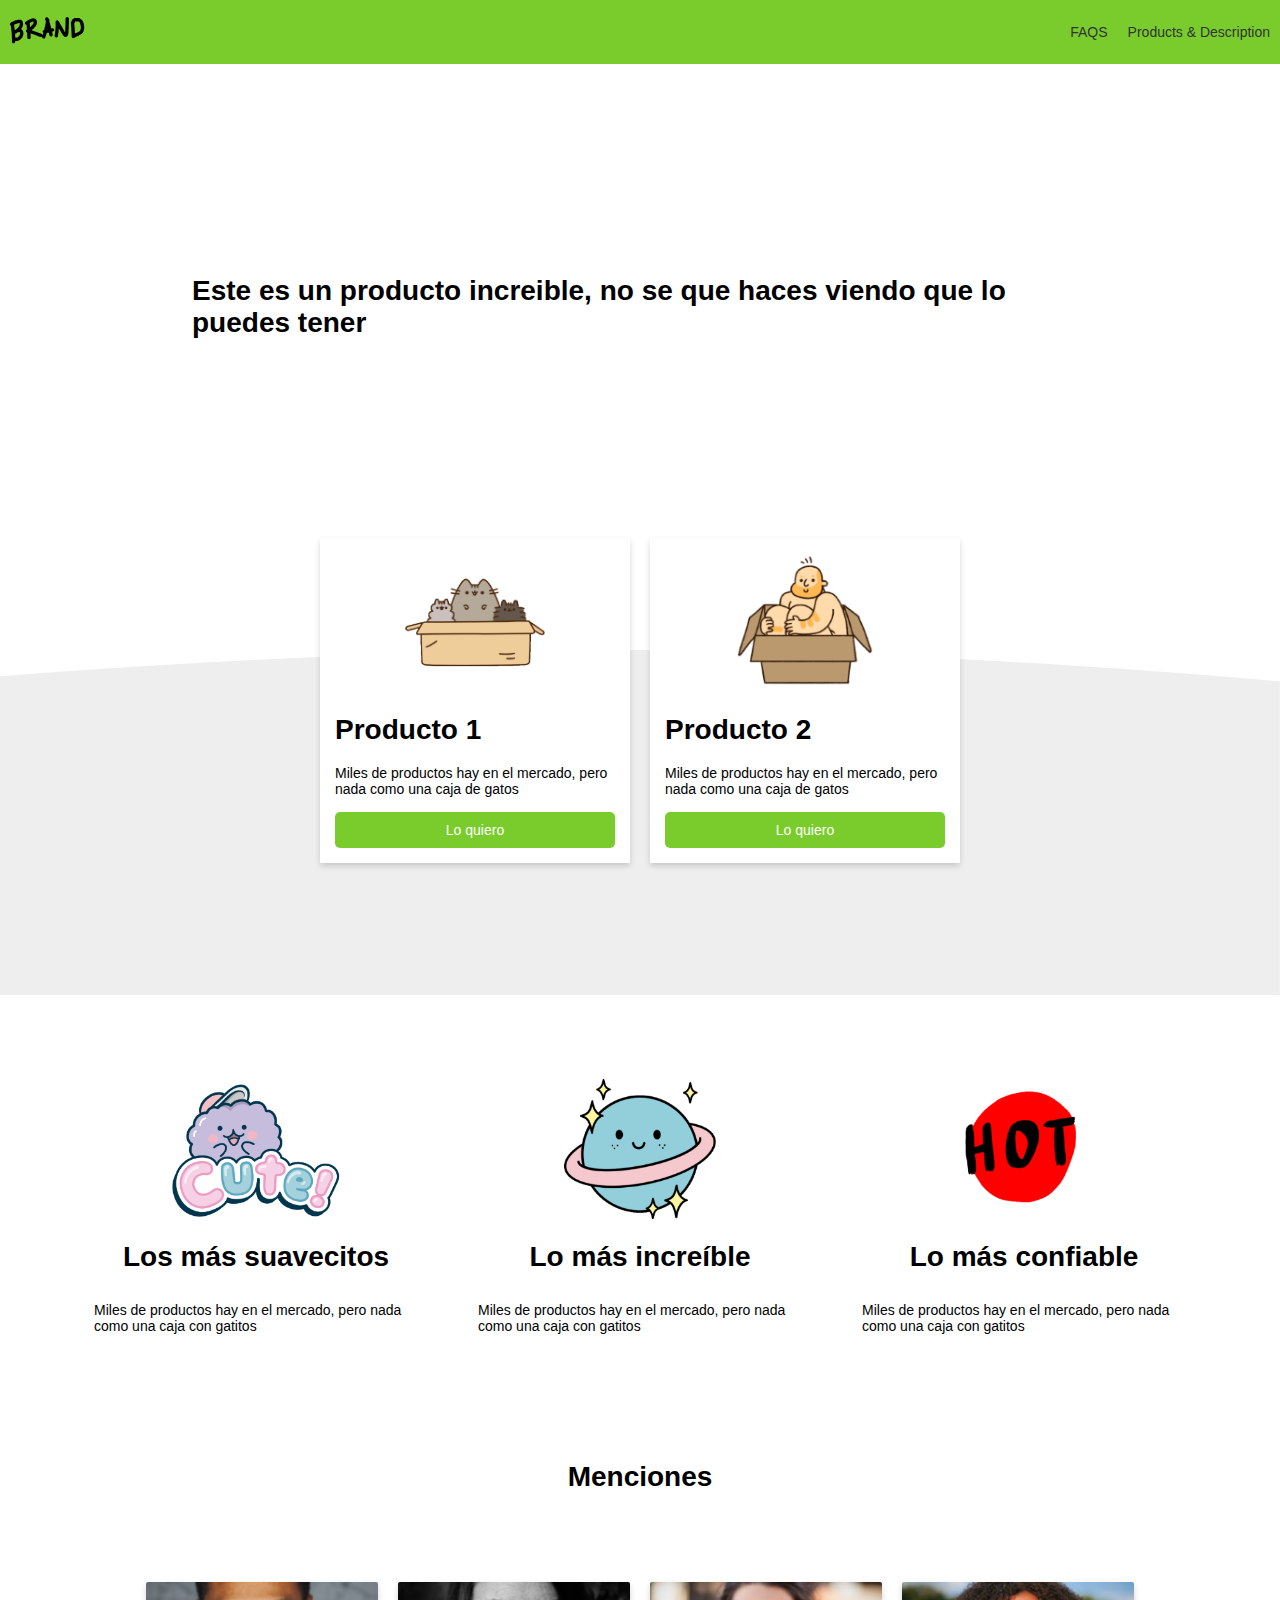
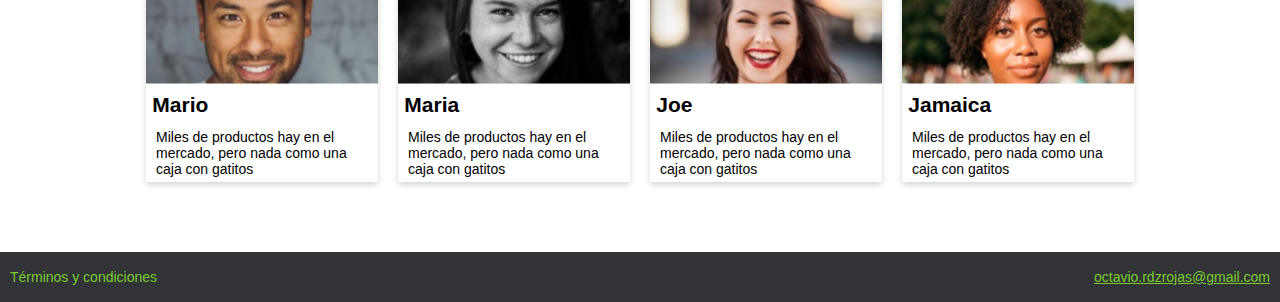
<file: index.html>
<!DOCTYPE html>
<html lang="en">

<head>
    <meta charset="UTF-8">
    <meta name="viewport" content="width=device-width, initial-scale=1.0">
    <!-- <link rel="stylesheet" href="https://stackpath.bootstrapcdn.com/bootstrap/4.4.1/css/bootstrap.min.css" integrity="sha384-Vkoo8x4CGsO3+Hhxv8T/Q5PaXtkKtu6ug5TOeNV6gBiFeWPGFN9MuhOf23Q9Ifjh" crossorigin="anonymous"> -->
    <link rel="stylesheet" href="css/normalize.css">
    <link rel="stylesheet" href="css/estilos.css">
    <link rel="stylesheet" href="css/mobile.css">
    <link rel="stylesheet" href="css/animation.css">
    <title>BRAND 📦</title>
</head>

<body>
    <!-- Aqui empieza el nav bar -->

    <nav class="fadeInDown">
        <div class="brand-image">
            <a href="index.html">
                <img src="images/logo.png" alt="">
            </a>
        </div>

        <div class="nav-options">
            <ul>
                <li><a href="#">FAQS</a></li>
                <li><a href="producto.html">Products & Description</a></li>

            </ul>
        </div>

    </nav><!-- Aqui termina el nav bar -->

    <div class="main-section fadeIn">
        <!-- Aqui empieza el main seccion -->
        <h1>
            Este es un producto increible, no se que haces viendo que lo puedes tener
        </h1>

    </div> <!-- Aqui termina el main seccion -->

    <div class="products fadeInUp">
        <div class="product">
            <div class="content">
                <div class="image-wrapper">
                    <img src="images/box2.png" alt="">
                </div>
                <h1>Producto 1</h1>
                <p>Miles de productos hay en el mercado, pero nada como una caja de gatos</p>
                <a href="venta.html">
                    <button href="venta.html" class="main-button">
                        Lo quiero
                    </button>
                </a>
            </div>
        </div>
        <div class="product">
            <div class="content">
                <div class="image-wrapper">
                    <img src="images/box1.png" alt="">
                </div>
                <h1>Producto 2</h1>
                <p>Miles de productos hay en el mercado, pero nada como una caja de gatos</p>
                <a href="venta.html">
                    <button href="venta.html" class="main-button">
                        Lo quiero
                    </button>
                </a>
            </div>
        </div>

    </div>
    <!--       -->
    <div class="descriptions fadeInUp">
        <div class="description-tarjet">
            <div class="tarjet-content">
                <div class="image-wrapper">
                    <img src="images/b1.png" alt="">
                </div>
                <h1>Los más suavecitos</h1>
                <p>Miles de productos hay en el mercado, pero nada como una caja con gatitos</p>

            </div>
        </div>
        <div class="description-tarjet">
            <div class="tarjet-content">
                <div class="image-wrapper">
                    <img src="images/b2.png" alt="">
                </div>
                <h1>Lo más increíble</h1>
                <p>Miles de productos hay en el mercado, pero nada como una caja con gatitos</p>

            </div>
        </div>
        <div class="description-tarjet">
            <div class="tarjet-content">
                <div class="image-wrapper">
                    <img src="images/b3.png" alt="">
                </div>
                <h1>Lo más confiable</h1>
                <p>Miles de productos hay en el mercado, pero nada como una caja con gatitos</p>

            </div>
        </div>


    </div>
    <!--  -->
    <div class="main-menciones fadeInUp">
        <h1>Menciones</h1>
        <div class="menciones">
            <div class="mention-tarjet">
                <div class="img-wrapper">
                    <img src="images/p1.png" alt="">
                </div>
                <h2>Mario</h2>
                <p>Miles de productos hay en el mercado, pero nada como una caja con gatitos</p>
            </div>
            <div class="mention-tarjet">
                <div class="img-wrapper">
                    <img src="images/p2.png" alt="">
                </div>
                <h2>Maria</h2>
                <p>Miles de productos hay en el mercado, pero nada como una caja con gatitos</p>
            </div>
            <div class="mention-tarjet">
                <div class="img-wrapper">
                    <img src="images/p3.png" alt="">
                </div>
                <h2>Joe</h2>
                <p>Miles de productos hay en el mercado, pero nada como una caja con gatitos</p>
            </div>
            <div class="mention-tarjet">
                <div class="img-wrapper">
                    <img src="images/p4.png" alt="">
                </div>
                <h2>Jamaica</h2>
                <p>Miles de productos hay en el mercado, pero nada como una caja con gatitos</p>
            </div>
        </div>
    </div>
    <!--  -->
    <footer class="footer fadeInUp">
        <p>Términos y condiciones</p>
        <a href="mailto:octavio.rdzrojas@gmail.com">
            <p>octavio.rdzrojas@gmail.com</p>

        </a>
    </footer>
</body>

</html>
</file>
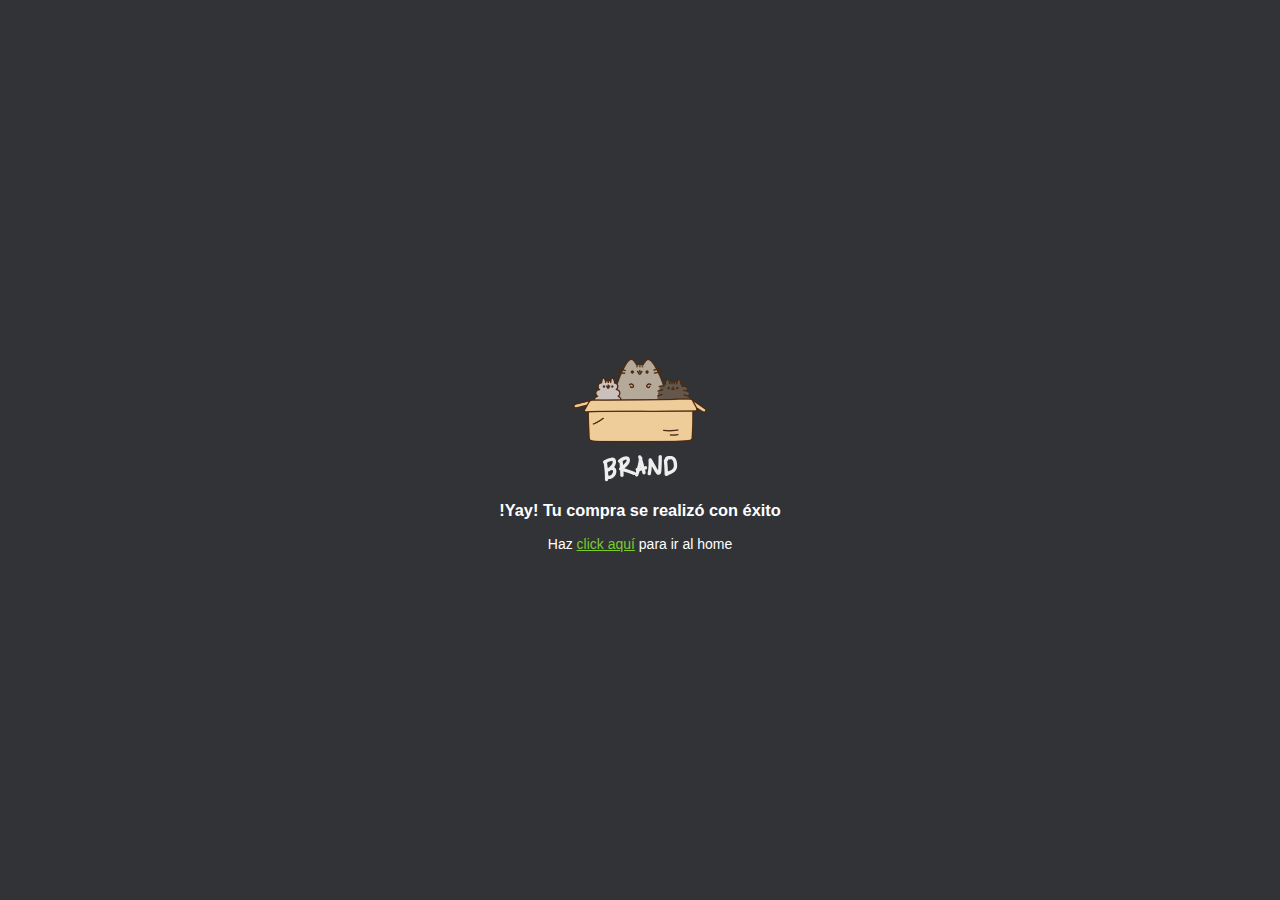
<file: exito.html>
<!DOCTYPE html>
<html lang="es">

<head>
    <meta charset="UTF-8">
    <meta name="viewport" content="width=device-width, initial-scale=1.0">
    <title>Éxito</title>
    <link rel="stylesheet" href="css/normalize.css">
    <link rel="stylesheet" href="css/estilos.css">
    <link rel="stylesheet" href="css/animation.css">
    <link rel="stylesheet" href="css/paypal.css">
</head>

<body>
    <div class="content-paypal">
        <img src="images/box_brand.png" alt="">
        <h3>!Yay! Tu compra se realizó con éxito</h3>
        <p>Haz <a href="index.html">click aquí</a> para ir al home</p>
    </div>

</body>

</html>
</file>
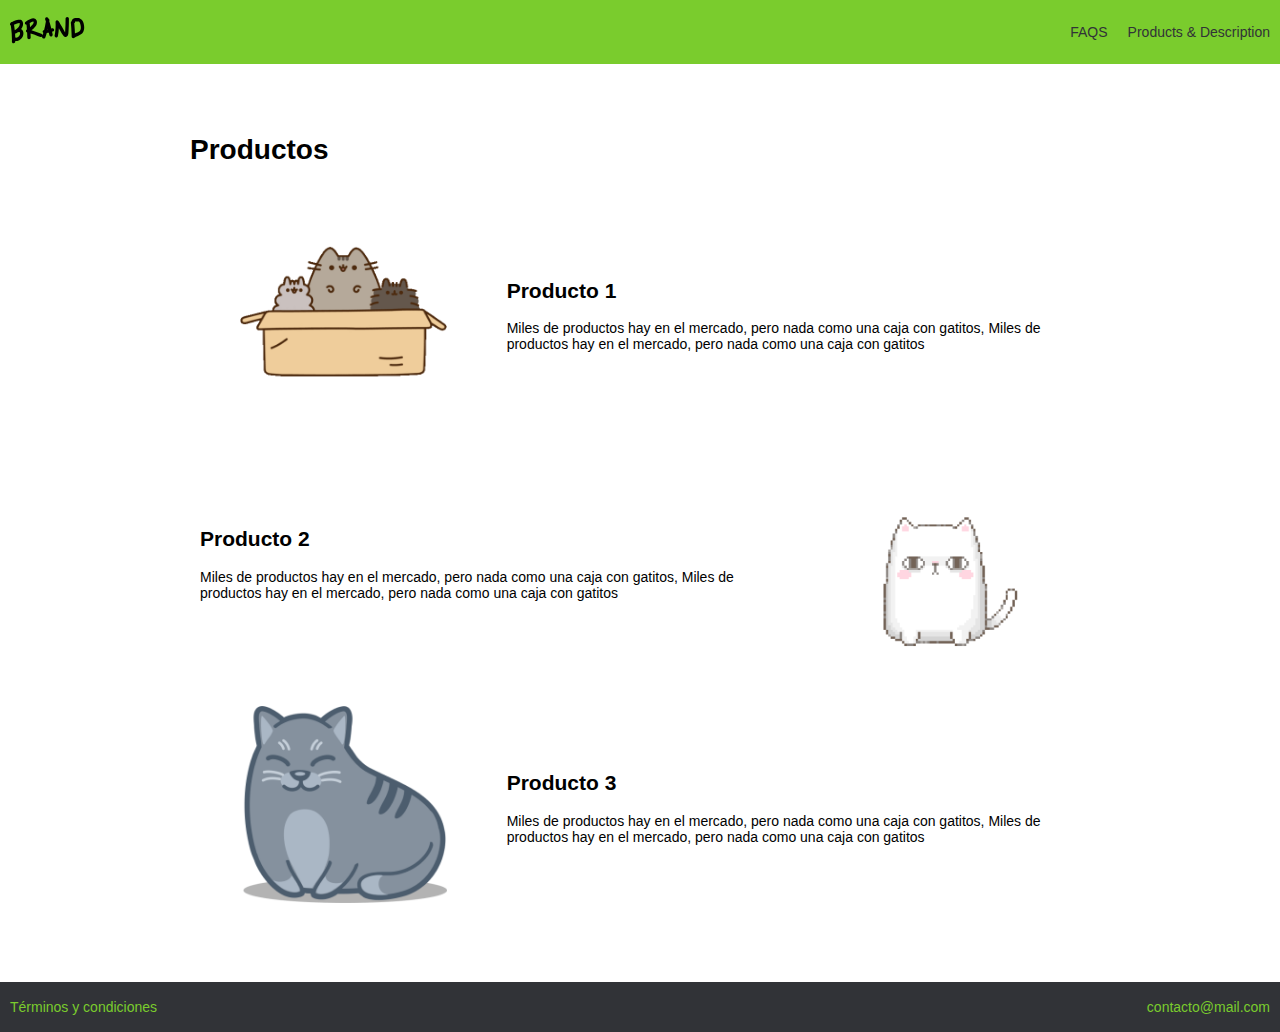
<file: producto.html>
<!DOCTYPE html>
<html lang="en">

<head>
    <meta charset="UTF-8">
    <meta name="viewport" content="width=device-width, initial-scale=1.0">
    <!-- <link rel="stylesheet" href="https://stackpath.bootstrapcdn.com/bootstrap/4.4.1/css/bootstrap.min.css" integrity="sha384-Vkoo8x4CGsO3+Hhxv8T/Q5PaXtkKtu6ug5TOeNV6gBiFeWPGFN9MuhOf23Q9Ifjh" crossorigin="anonymous"> -->
    <link rel="stylesheet" href="css/normalize.css">
    <link rel="stylesheet" href="css/estilos.css">
    <link rel="stylesheet" href="css/mobile.css">
    <link rel="stylesheet" href="css/animation.css">
    <link rel="stylesheet" href="css/grid.css">
    <title>BRAND 📦Producto</title>
</head>

<body>
    <!-- Aqui empieza el nav bar -->
    <nav class="fadeInDown">
        <div class="brand-image">
            <a href="index.html">
                <img src="images/logo.png" alt="">
            </a>
        </div>

        <div class="nav-options">
            <ul>
                <li><a href="#">FAQS</a></li>
                <li><a href="#">Products & Description</a></li>

            </ul>
        </div>

    </nav>
    <!-- Aqui termina el nav bar -->

    <div class="container">
        <h1>Productos</h1>
        <div class="row">

            <div class="col-4">
                <figure>

                    <img src="images/ben1.png" alt="">
                </figure>
            </div>
            <div class="col-8">
                <span>
                    <h2>Producto 1</h2>
                    <p>Miles de productos hay en el mercado, pero nada como una caja con gatitos, Miles de productos hay
                        en el mercado, pero nada como una caja con gatitos</p>
                </span>
            </div>

        </div>
        <div class="row">
            <div class="col-8">
                <span>
                    <h2>Producto 2</h2>
                    <p>Miles de productos hay en el mercado, pero nada como una caja con gatitos, Miles de productos hay
                        en el mercado, pero nada como una caja con gatitos</p>
                </span>
            </div>
            <div class="col-4">
                <figure>

                    <img src="images/ben2.png" alt="">
                </figure>
            </div>
            

        </div>
        <div class="row">

            <div class="col-4">
                <Figure>
                    <img src="images/ben3.png" alt="">
                </Figure>
                
            </div>
            <div class="col-8">
                <span>
                    <h2>Producto 3</h2>
                    <p>Miles de productos hay en el mercado, pero nada como una caja con gatitos, Miles de productos hay
                        en el mercado, pero nada como una caja con gatitos</p>
                </span>
            </div>

        </div>
    </div>



    <!-- Aqui empieza el footer -->
    <footer class="footer fadeInUp">
        <p>Términos y condiciones</p>
        <p>contacto@mail.com</p>
    </footer>
    <!-- Aqui termina el footer -->

</body>

</html>
</file>
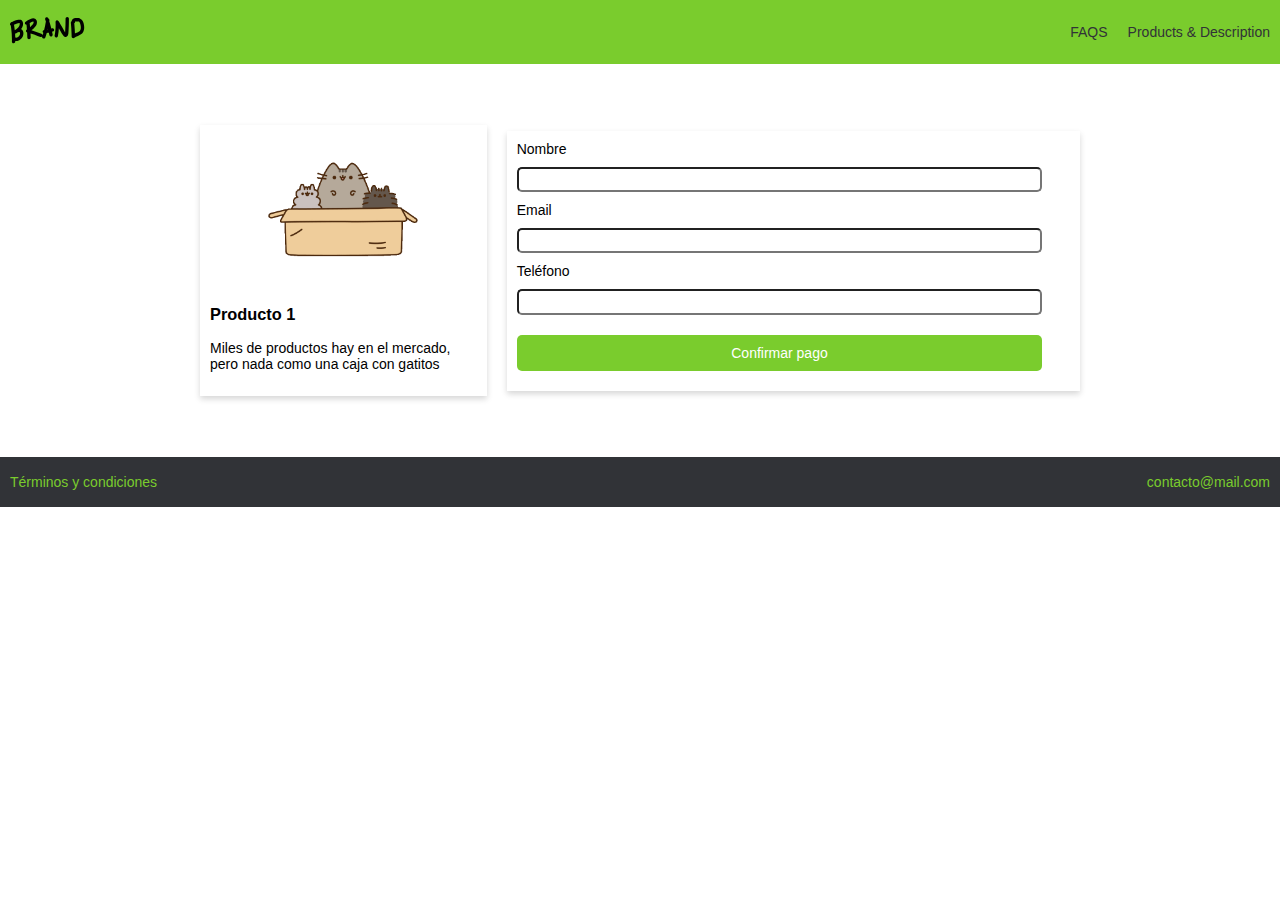
<file: venta.html>
<!DOCTYPE html>
<html lang="en">

<head>
    <meta charset="UTF-8">
    <meta name="viewport" content="width=device-width, initial-scale=1.0">
    <!-- <link rel="stylesheet" href="https://stackpath.bootstrapcdn.com/bootstrap/4.4.1/css/bootstrap.min.css" integrity="sha384-Vkoo8x4CGsO3+Hhxv8T/Q5PaXtkKtu6ug5TOeNV6gBiFeWPGFN9MuhOf23Q9Ifjh" crossorigin="anonymous"> -->
    <link rel="stylesheet" href="css/normalize.css">
    <link rel="stylesheet" href="css/estilos.css">
    <link rel="stylesheet" href="css/mobile.css">
    <link rel="stylesheet" href="css/animation.css">
    <link rel="stylesheet" href="css/grid.css">
    <title>BRAND 📦Venta</title>
</head>

<body>
    <!-- Aqui empieza el nav bar -->
    <nav class="fadeInDown">
        <div class="brand-image">
            <a href="index.html">
                <img src="images/logo.png" alt="">
            </a>
        </div>

        <div class="nav-options">
            <ul>
                <li><a href="#">FAQS</a></li>
                <li><a href="#">Products & Description</a></li>
            </ul>
        </div>

    </nav>
    <!-- Aqui termina el nav bar -->

    <!-- --------------------formulario de venta -->
    <div class="container">
        <div class="row">
            <div class="col-4">
                <div class="modulo-pago">
                    <div class="modulo-pago-img">
                        <img src="images/box2.png" alt="">
                    </div>
                    <h3>Producto 1</h3>
                    <p>Miles de productos hay en el mercado, pero nada como una caja con gatitos</p>
                </div>
            </div>
            <div class="col-8">
                <div class="modulo-pago">
                    <form action="https://www.paypal.com/cgi-bin/webscr?cmd=_s-xclick&hosted_button_id=ZSLMV3HNMHTKG"
                        method="POST">
                        <label for="name">Nombre</label><br>
                        <input type="text" placeholder="" name="name" id="name" class="data"><br>

                        <label for="email">Email</label><br>
                        <input type="email" placeholder="" name="email" id="email" class="data"><br>

                        <label for="phone">Teléfono</label><br>
                        <input type="tel" placeholder="" name="phone" id="phone" class="data">
                        <input type="submit" value="Confirmar pago" name="submit" class="main-button">
                    </form>
                </div>
            </div>
        </div>
    </div>


    <!-- --------------------formulario de Beneficios -->




    <!-- Aqui empieza el footer -->
    <footer class="footer fadeInUp">
        <p>Términos y condiciones</p>
        <p>contacto@mail.com</p>
    </footer>
    <!-- Aqui termina el footer -->

</body>

</html>
</file>
<file: css/estilos.css>
/* -----------------variables */
:root{
--greenColor:#7ACC2D;
--greenHoverColor:#588231;
--whiteColor:white;
--blackColor:#313337;
--space:10px;
/* Tipografia */
--normal:14px;
/* Box Shadow */
--boxShadow: 0px 3px 6px #00000029;;
}
@import url('https://fonts.googleapis.com/css?family=Open+Sans:400,700&display=swap');

/* -----------------variables */
body,html{
    margin: 0;
    padding: 0;
    font-size: var(--normal);
    font-family: 'Open Sans', Helvetica, sans-serif ;
    
}
p, label{
    font-size: var(--normal);
}
nav{
    background: var(--greenColor);
    padding: 10px; 
    display: flex;
    justify-content: 
    space-between;
    align-items: center;
}
nav ul{
    display: flex;
}
li{
    padding-left: 20px;
    list-style: none;
}
nav li a{
    color: var(--blackColor);
    text-decoration: none;
}
nav li a:hover{
    color: var(--whiteColor);
}


/* ----------------------Main seccion */

.main-section{
    /* text-align: center; */
    padding: 15%;
}
.products{
background-image: url(../images/curve.png);
background-position-y: 100px;
background-repeat: no-repeat;
height: 10px;
background-size: contain;
padding: 17%;
display: flex;
justify-content: center;
}
.product{
    margin-top: -240px;
    padding: var(--space);
}

.content{
    padding: 15px;
    background: var(--whiteColor);
    box-shadow: var(--boxShadow);
    width: 280px;
}

.image-wrapper{
    text-align: center;

}
.main-button{
    color: var(--whiteColor);
    background: var(--greenColor);
    border: none;
    padding: var(--space);
    font-size: var(--normal);
    width: 100%;
    cursor: pointer;
    border-radius: 5px;
}
.main-button:hover{
    
    background: var(--greenHoverColor);
    
}

/* ----------------------Main seccion fainal */

.descriptions{
    padding: 5%;
    display: flex;
    justify-content: space-between;
}
.description-tarjet{
    padding: var(--space);
    text-align: center;
    align-items: baseline;
    width: 30%;
    border: none;
    margin: var(--space);
}
.image-wrapper img{
    max-width: 80%;
    height: 140px;
    max-height: 80%;
}
.description-tarjet p{
    text-align: left;
    font-size: var(--normal);
    padding: var(--space);
}
.main-menciones{
    text-align: center;
}
.menciones{
    justify-content: center;
    display: flex;
    padding: 60px;
}
.mention-tarjet{
    width: 20%;
    text-align: left;
    box-shadow: var(--boxShadow);
    margin: var(--space);
}
.mention-tarjet h2{
    
    width: 20%;
    text-align: left;
    margin: .3em;
}
.img-wrapper img{
    max-width: 100%;
}
.mention-tarjet p{
    padding: 5px 10px;
    margin: 0;
}

/* --------------footer */
.footer{
    height: 50px;
    background-color:#313337  ;
    display: flex;
    justify-content: space-between;
    color: var(--greenColor);
    align-items: center;
    padding: 0 10px;
}
.footer a{
    color: var(--greenColor);
    
}
/* --------------Venta */
.modulo-pago{
    background-color: var(--whiteColor);
    box-shadow: var(--boxShadow);
    padding: var(--space);
    width: 100%;

}
.modulo-pago-img{
    max-width: 150px;
    text-align: center;
    margin: 0 auto;
}
.data{
    margin: var(--space) 0;
    font-size: 1.5em;
    width: 95%;
    height: 1.2em;
    padding: 0;
    border-radius: 5px;
    box-sizing: border-box;
}

.modulo-pago .main-button{
    width: 95%;
    margin: 10px auto;
    color: white;
}
</file>
<file: css/mobile.css>
@media (max-width:678px){
    .products{
        display: inherit;
        
        height: auto;
        background-position: center ;
        background-size: cover;
        padding: 4% 20%;
    }
    .product{
        margin: auto;
        text-align: center;

    }
    .content{
        width: 100%;
    }
    .main-section{
        padding: 4%;
    }
    .descriptions, .menciones{
        width: auto;
        display: inherit;
        padding: 4% 20%;
    }
    .description-tarjet, .mention-tarjet{
        width: 100%;
        padding: 10px 0;
        margin:0;
    }
    .menciones{
    padding: 4% 10%;
    }
    .img-wrapper img{
        width: 100%;
    }
}
</file>
<file: css/animation.css>
.fadeIn{
    animation-duration: 3s;
    -webkit-animation-duration: 3s;
    animation-fill-mode: both;
    -webkit-animation-fill-mode: both;
    animation-name: fadeIn;
    -webkit-animation-name: fadeIn;
}
@keyframes fadeIn{
    from {
        opacity: 0;

    }to{
        opacity: 1;
    }
}
.fadeInDown{
    animation-duration: 1s;
    -webkit-animation-duration: 1s;
    animation-fill-mode: both;
    -webkit-animation-fill-mode: both;
    animation-name: fadeInDown;
    -webkit-animation-name: fadeInDown;
}

@keyframes fadeInDown{
    from{
    opacity: 0;
    -webkit-transform: translate3d(0,-100%,0);
    transform: translate3d(0,-100%,0);
    }to{
    opacity: 1;
    -webkit-transform: translate3d(0,0,0);
    transform: translate3d(0,0,0);
    }
}

.fadeInUp{
    animation-duration: 1s;
    -webkit-animation-duration: 1s;
    animation-fill-mode: both;
    -webkit-animation-fill-mode: both;
    animation-name: fadeInUp;
    -webkit-animation-name: fadeInUp;
}

@keyframes fadeInUp{
    from{
    opacity: 0;
    -webkit-transform: translate3d(0,100%,0);
    transform: translate3d(0,100%,0);
    }to{
    opacity: 1;
    -webkit-transform: translate3d(0,0,0);
    transform: translate3d(0,0,0);
    }
}
</file>
<file: css/paypal.css>
body{
    background-color:var(--blackColor);
    text-align: center;
    color:var(--whiteColor);
    display: flex;
    align-items: center;
    justify-content: center;
    height: 100vh;
}

.content-paypal a{
    color: var(--greenColor);
}
</file>
<file: css/grid.css>
:root {
    --col-width: calc(100%/12);
  }
  .container {
    max-width: 900px;
    margin: auto;
    padding: 4%;
  }
  
  .row {
    display: flex;
  }
  
  .col-1 {
    width: var(--col-width);
  }
  
  .col-2 {
    width: calc(var(--col-width) * 2);
    border: 1px solid red;
  }
  
  .col-3 {
    width: calc(var(--col-width) * 3);
  }
  
  .col-4 {
    width: calc(var(--col-width) * 4);
  }
  
  .col-5 {
    width: calc(var(--col-width) * 5);
  }
  
  .col-6 {
    width: calc(var(--col-width) * 6);
  }
  
  .col-7 {
    width: calc(var(--col-width) * 7);
  }
  
  .col-8 {
    width: calc(var(--col-width) * 8);
  }
  
  .col-9 {
    width: calc(var(--col-width) * 9);
  }
  
  .col-10 {
    width: calc(var(--col-width) * 10);
  }
  
  .col-11 {
    width: calc(var(--col-width) * 11);
  }
  
  .col-12 {
    width: calc(var(--col-width) * 12);
  }

  .col-1,.col-2,.col-3,.col-4,.col-5,.col-6,.col-7,.col-8,.col-9,.col-10,.col-11,.col-12{
      padding: 10px;
      display: flex;
      align-items: center;
      
  }
  .col-1 img,.col-2 img,.col-3 img,.col-4 img,.col-5 img,.col-6 img,.col-7 img,.col-8 img,.col-9 img,.col-10 img,.col-11 img,.col-12 img{
    max-width: 100%;
    
}





/*----------------- Empiezan los media queries */
  @media (max-width:900px){
    .col-1,.col-2,.col-3,.col-4,.col-5,.col-6,.col-7,.col-8,.col-9,.col-10,.col-11,.col-12{
        width: 100%;
    }
    .row{
        display: inherit;
    }
  }
</file>
